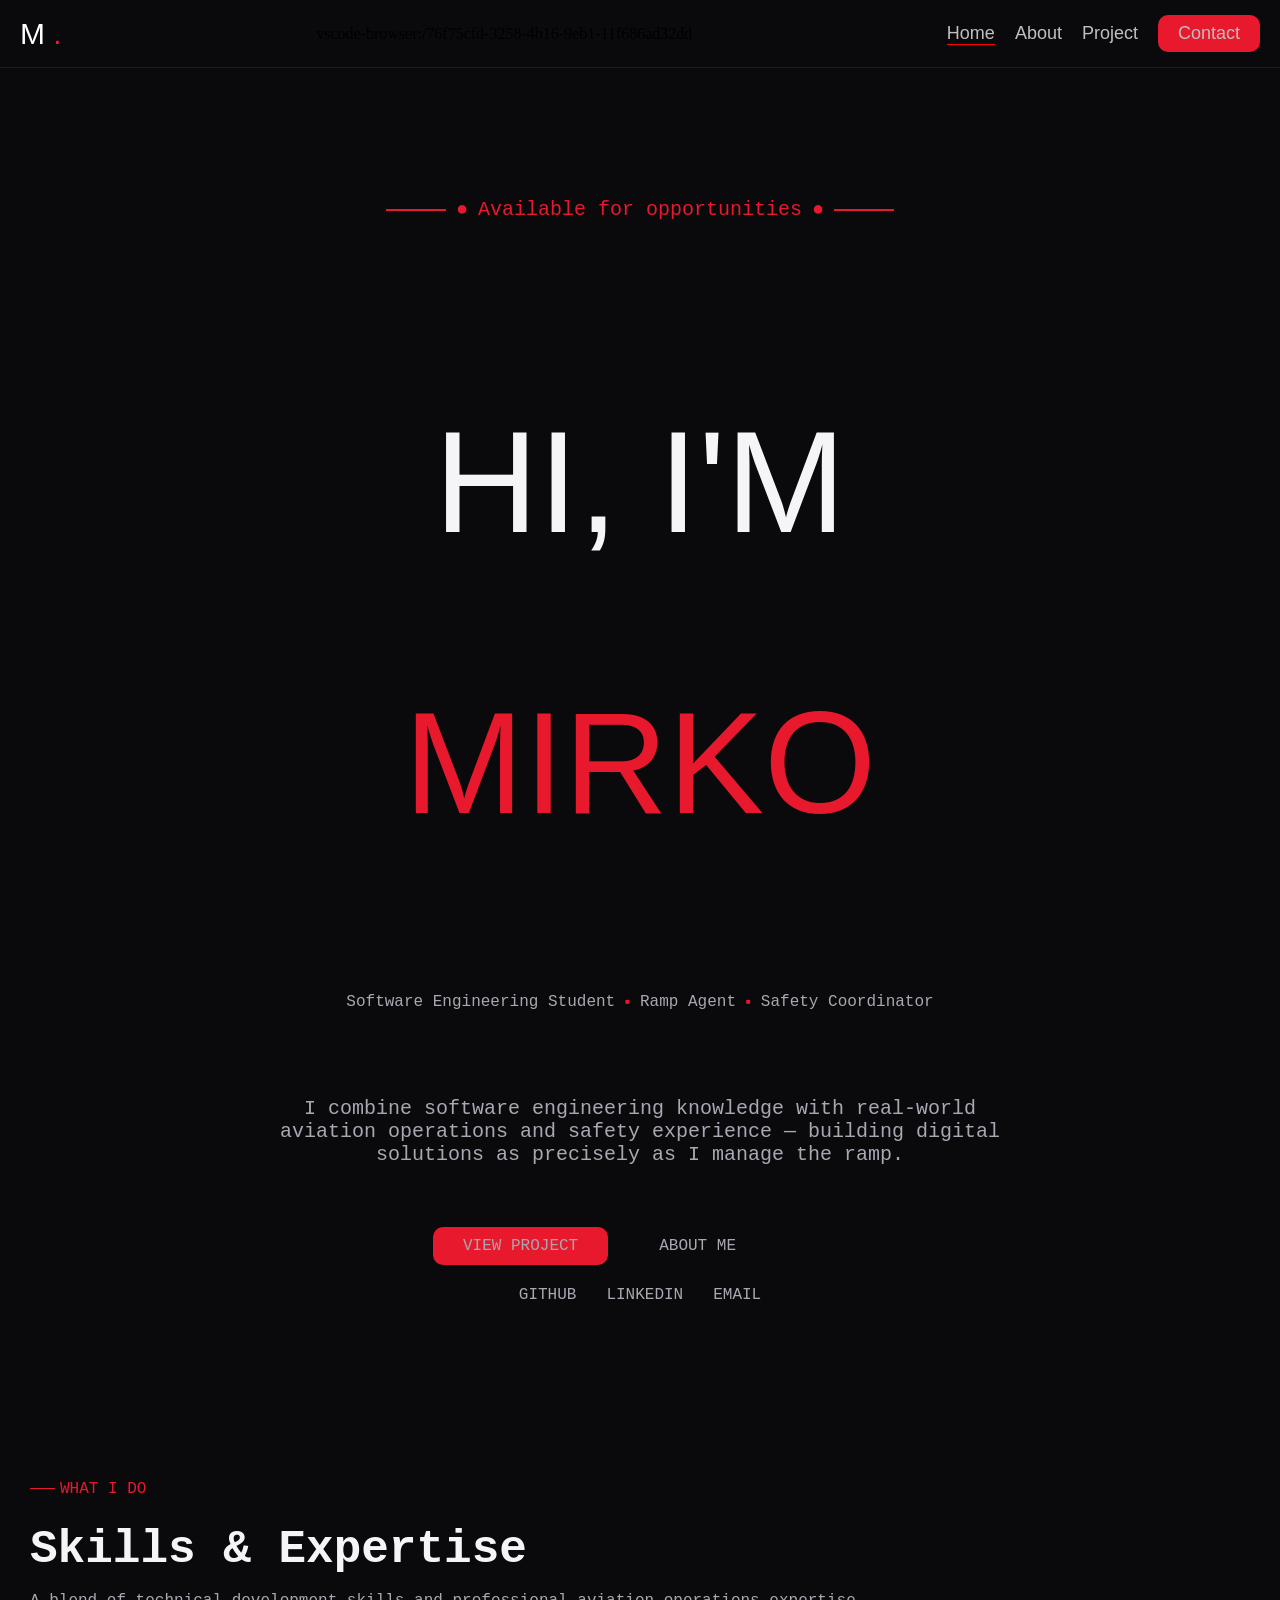
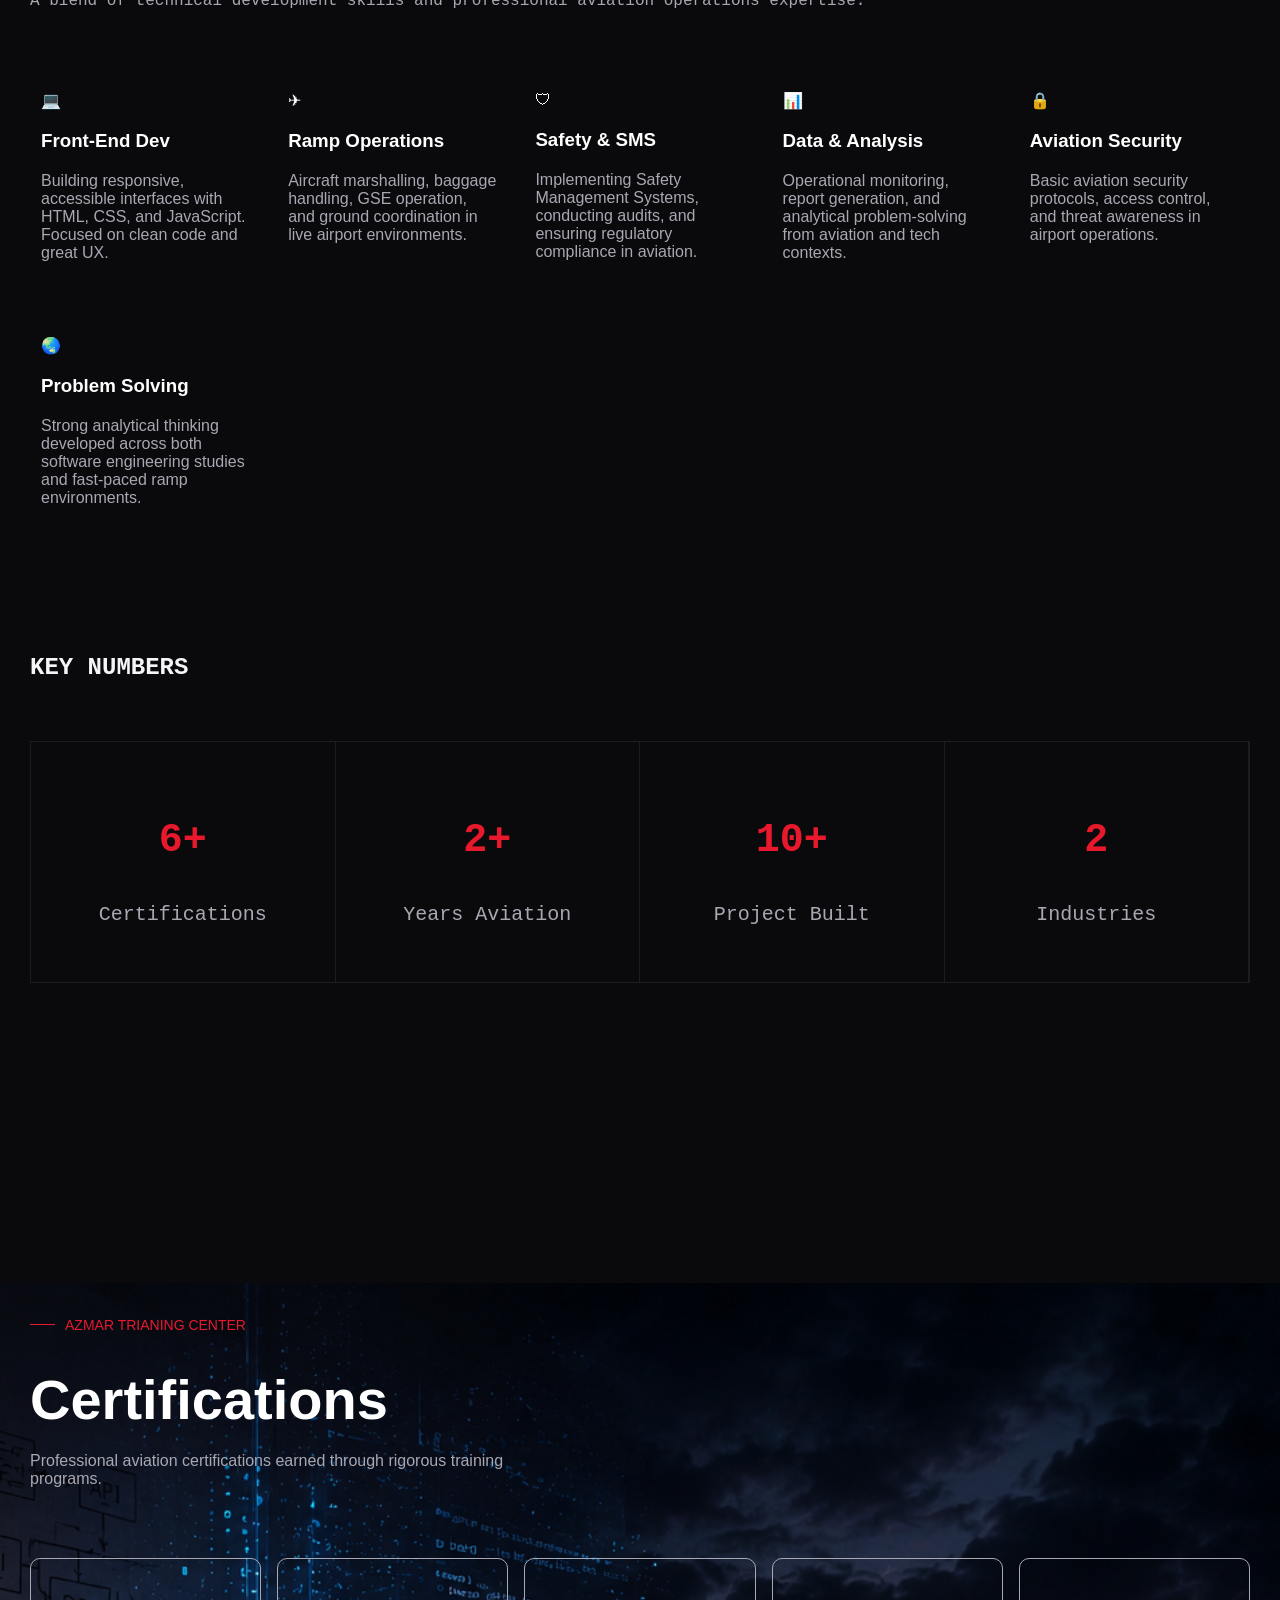
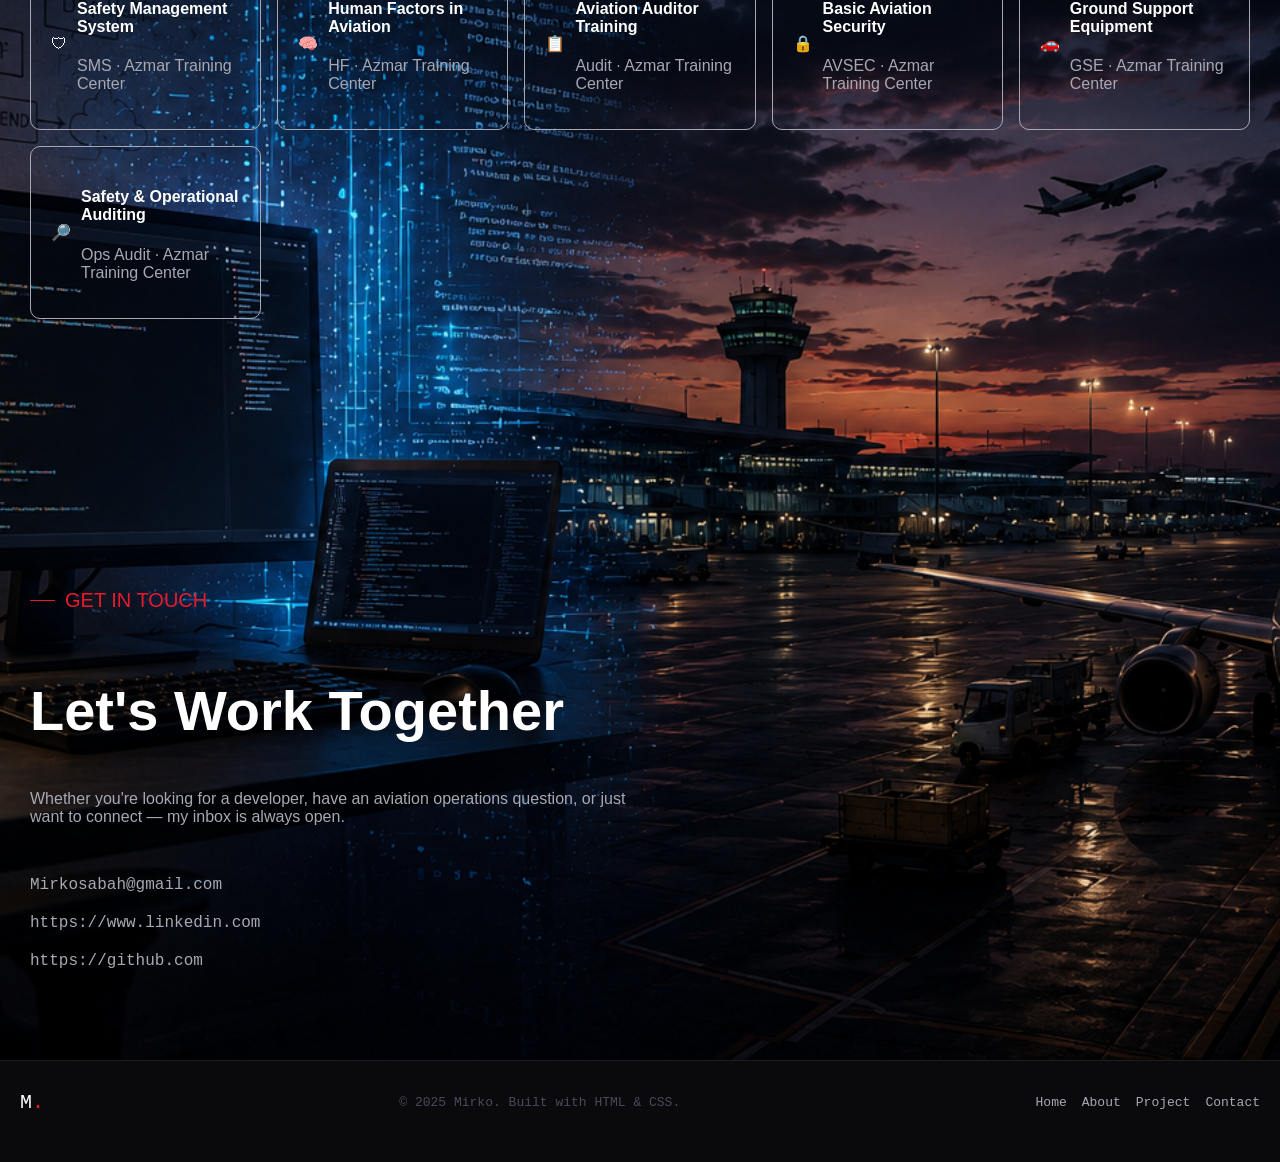
<file: index.html>
<!doctype html>
<html lang="en">
  <head>
    <meta charset="UTF-8" />
    <meta name="viewport" content="width=device-width, initial-scale=1.0" />
    <title>Document</title>
    <link rel="stylesheet" href="./style/style.css" />

    <link rel="preconnect" href="https://fonts.googleapis.com" />
    <link rel="preconnect" href="https://fonts.gstatic.com" crossorigin />
  </head>
  <body>
    <nav>
      <div id="nav_left">
        <div>
          <a style="color: white" id="logo" href="./index.html">M</a>
          <span id="logo_dot" style="">.</span>
        </div>
      </div>vscode-browser:/76f75cfd-3258-4b16-9eb1-11f686ad32dd
      <div id="nav_right">
        <a id="home_btn" href="./index.html">Home</a>
        <a id="about_btn" href="./about.html">About</a>
        <a id="projects_btn" href="./project.html">Project</a>
        <a id="contact_btn" href="#contact">Contact</a>
      </div>
    </nav>

    <section id="hero">
      <div id="hero_header">
        <div class="hero_header_line"></div>
        <span>&#9679;</span>
        <p>Available for opportunities</p>
        <span>&#9679;</span>
        <div class="hero_header_line"></div>
      </div>
      <div id="hero_main">
        <p id="hi_p">HI, I'M</p>
        <p id="mirko_hero">MIRKO</p>
      </div>

      <div id="hero_content">
        <div id="postion">
          <p>Software Engineering Student</p>
          <span class="hero_content_span">■</span>
          <p>Ramp Agent</p>
          <span class="hero_content_span">■</span>
          <p>Safety Coordinator</p>
        </div>
        <div id="intro">
          <p style="width: 60%">
            I combine software engineering knowledge with real-world aviation
            operations and safety experience — building digital solutions as
            precisely as I manage the ramp.
          </p>
        </div>
        <div id="hero_actions">
          <a id="hero_project_btn" href="">VIEW PROJECT</a>
          <a id="aboutme_hero_btn" href="">ABOUT ME</a>
          <a href=""></a>
        </div>

        <div id="hero_social">
          <a href="">GITHUB</a>
          <a href="">LINKEDIN</a>
          <a href="">EMAIL</a>
        </div>
      </div>
    </section>

    <div id="container">
      <div id="container_header">
        <div>
          <div></div>
          <p>WHAT I DO</p>
        </div>
        <h1>Skills & Expertise</h1>
        <p>
          A blend of technical development skills and professional aviation
          operations expertise.
        </p>
      </div>

      <div class="container_cards">
        <article class="skill_card">
          <span class="skill-icon">&#128187;</span>
          <h3>Front-End Dev</h3>
          <p>
            Building responsive, accessible interfaces with HTML, CSS, and
            JavaScript. Focused on clean code and great UX.
          </p>
        </article>

        <article class="skill_card">
          <span class="skill-icon">&#9992;</span>
          <h3>Ramp Operations</h3>
          <p>
            Aircraft marshalling, baggage handling, GSE operation, and ground
            coordination in live airport environments.
          </p>
        </article>

        <article class="skill_card">
          <span class="skill-icon">&#128737;</span>
          <h3>Safety &amp; SMS</h3>
          <p>
            Implementing Safety Management Systems, conducting audits, and
            ensuring regulatory compliance in aviation.
          </p>
        </article>

        <article class="skill_card">
          <span class="skill-icon">&#128202;</span>
          <h3>Data &amp; Analysis</h3>
          <p>
            Operational monitoring, report generation, and analytical
            problem-solving from aviation and tech contexts.
          </p>
        </article>

        <article class="skill_card">
          <span class="skill-icon">&#128274;</span>
          <h3>Aviation Security</h3>
          <p>
            Basic aviation security protocols, access control, and threat
            awareness in airport operations.
          </p>
        </article>

        <article class="skill_card">
          <span class="skill-icon">&#127759;</span>
          <h3>Problem Solving</h3>
          <p>
            Strong analytical thinking developed across both software
            engineering studies and fast-paced ramp environments.
          </p>
        </article>
      </div>

      <div id="container_numbers">
        <p>KEY NUMBERS</p>

        <div id="container_numbers_cards">
          <div class="number_card">
            <h3>6+</h3>
            <p>Certifications</p>
          </div>

          <div class="number_card">
            <h3>2+</h3>
            <p>Years Aviation</p>
          </div>

          <div class="number_card">
            <h3>10+</h3>
            <p>Project Built</p>
          </div>

          <div class="number_card">
            <h3>2</h3>
            <p>Industries</p>
          </div>
        </div>
      </div>
    </div>
    <section id="azmar">
      <div id="azmar_header">
        <div></div>
        <p>AZMAR TRIANING CENTER</p>
      </div>
      <h1>Certifications</h1>
      <p>
        Professional aviation certifications earned through rigorous training
        programs.
      </p>

      <div class="container_cards">
        <article class="cert_card">
          <span class="cert-icon" aria-hidden="true">🛡</span>
          <div class="cert-info">
            <h4>Safety Management System</h4>
            <p>SMS · Azmar Training Center</p>
          </div>
        </article>

        <article class="cert_card">
          <span class="cert-icon" aria-hidden="true">🧠</span>
          <div class="cert-info">
            <h4>Human Factors in Aviation</h4>
            <p>HF · Azmar Training Center</p>
          </div>
        </article>

        <article class="cert_card">
          <span class="cert-icon" aria-hidden="true">📋</span>
          <div class="cert-info">
            <h4>Aviation Auditor Training</h4>
            <p>Audit · Azmar Training Center</p>
          </div>
        </article>

        <article class="cert_card">
          <span class="cert-icon" aria-hidden="true">🔒</span>
          <div class="cert-info">
            <h4>Basic Aviation Security</h4>
            <p>AVSEC · Azmar Training Center</p>
          </div>
        </article>

        <article class="cert_card">
          <span class="cert-icon" aria-hidden="true">🚗</span>
          <div class="cert-info">
            <h4>Ground Support Equipment</h4>
            <p>GSE · Azmar Training Center</p>
          </div>
        </article>

        <article class="cert_card">
          <span class="cert-icon" aria-hidden="true">🔎</span>
          <div class="cert-info">
            <h4>Safety &amp; Operational Auditing</h4>
            <p>Ops Audit · Azmar Training Center</p>
          </div>
        </article>
      </div>

      <div id="contact">
        <div id="header_contact">
          <div></div>
          <p>GET IN TOUCH</p>
        </div>
        <h1>Let's Work Together</h1>
        <p>
          Whether you're looking for a developer, have an aviation operations
          question, or just want to connect — my inbox is always open.
        </p>

        <div id="contact_link">
            <a href="">Mirkosabah@gmail.com</a>
            <a href="https://www.linkedin.com/in/mirko-sabah-85b458353/">https://www.linkedin.com</a>
            <a href="https://github.com/mirkosabah" target="_blank">https://github.com</a>
            <a href=""></a>
        </div>
      </div>
    </section>

    <footer>
        <div id="left"><a href="">M<span>.</span></a></div>
        <div id="center">© 2025 Mirko. Built with HTML & CSS.</div>
        <div id="right">
            <a href="./index.html">Home</a>
            <a href="./about.html">About</a>
            <a href="./project.html">Project</a>
            <a href="#contact">Contact</a>
        </div>
    </footer>
  </body>
</html>
</file>
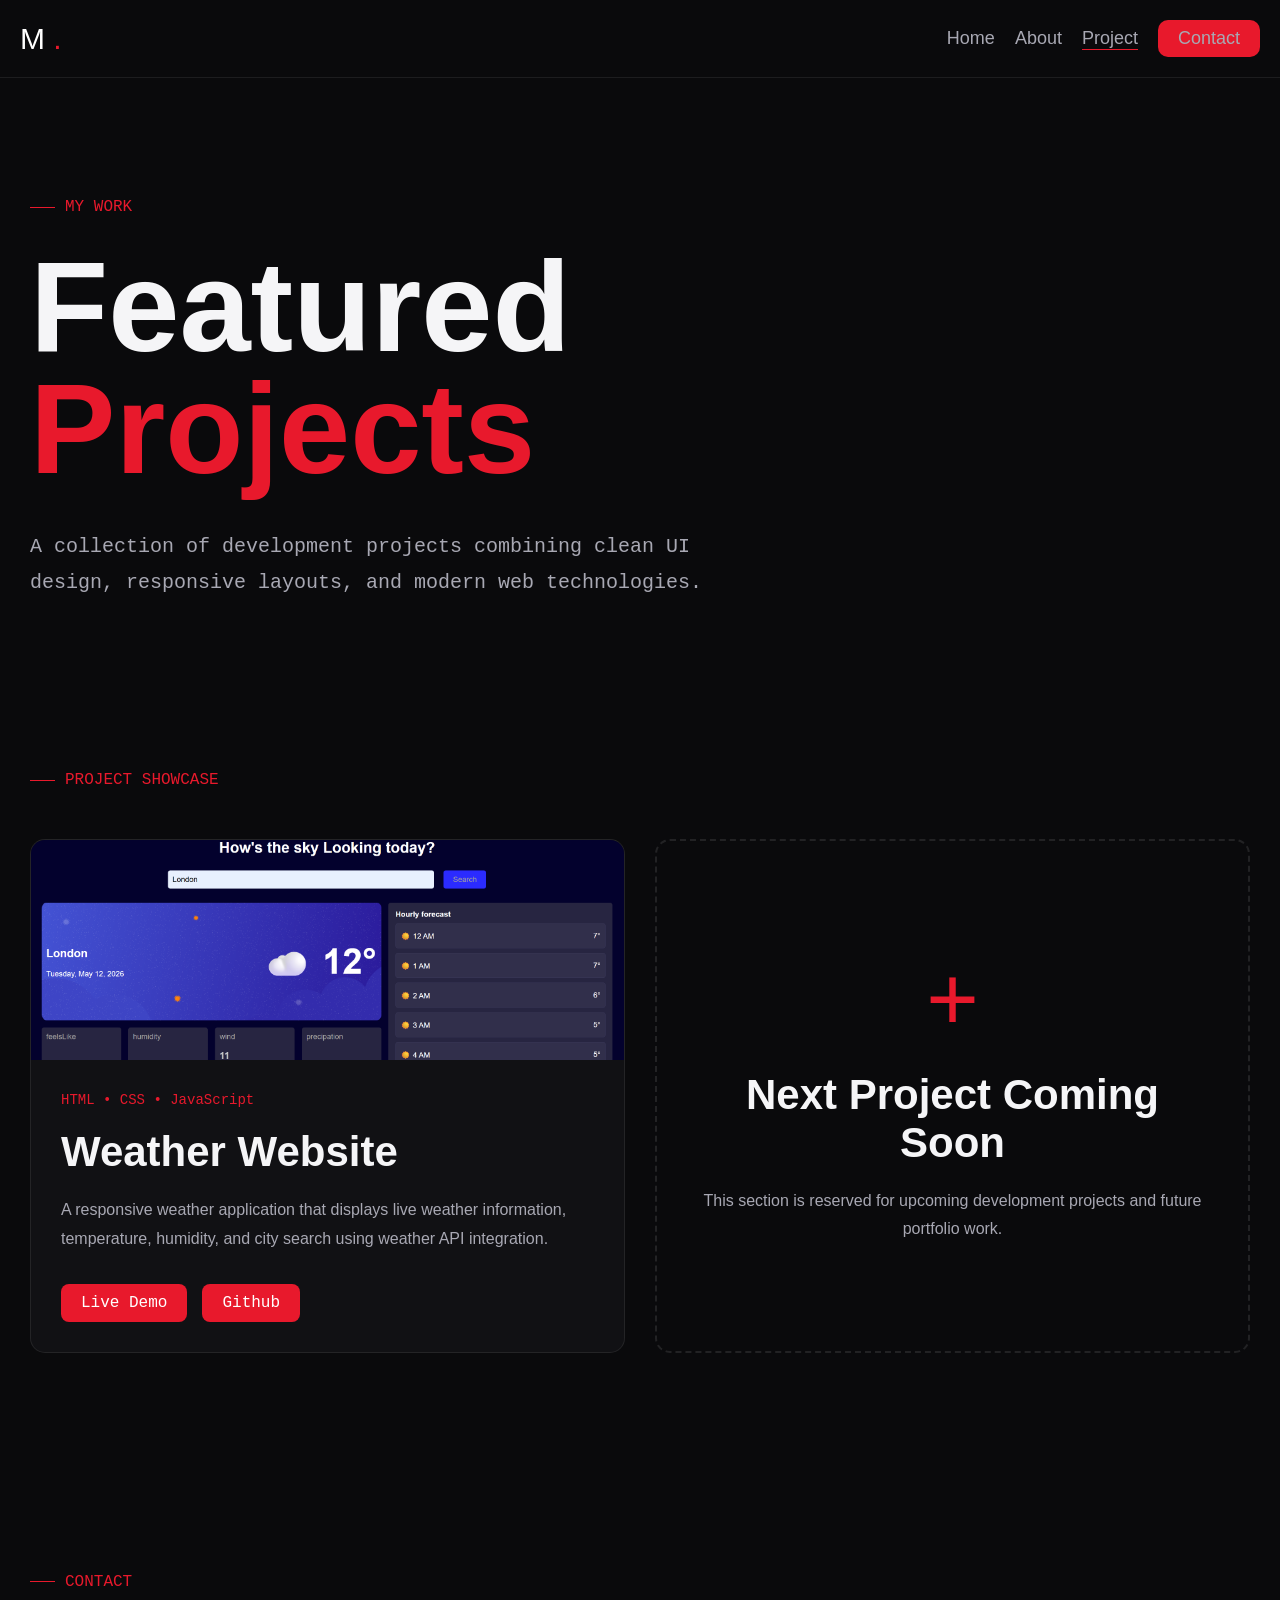
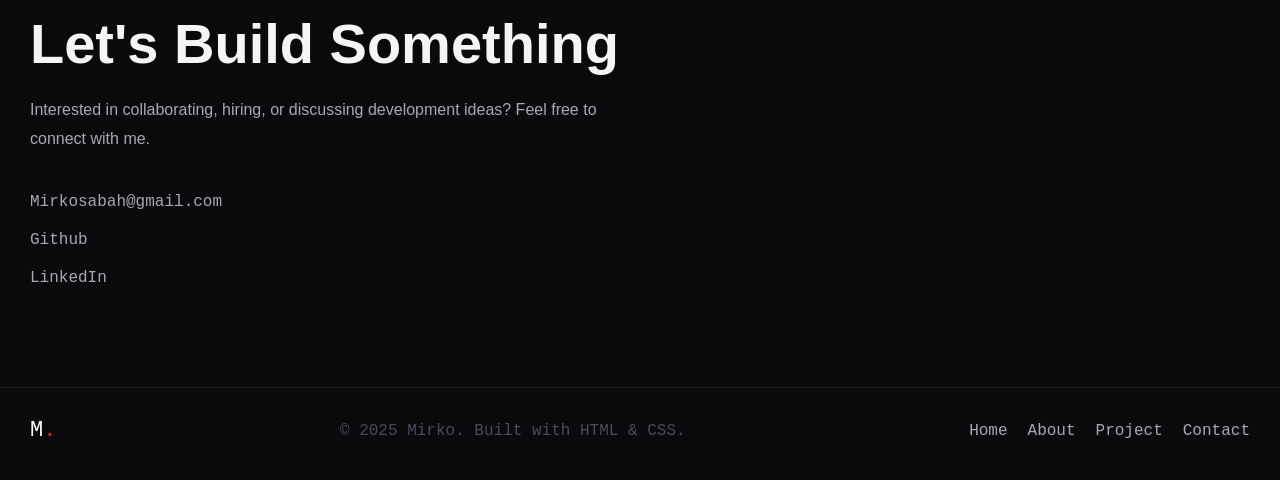
<file: project.html>
<!DOCTYPE html>
<html lang="en">
  <head>
    <meta charset="UTF-8" />
    <meta name="viewport" content="width=device-width, initial-scale=1.0" />
    <title>Projects | Mirko</title>

    <link rel="stylesheet" href="./style/project.css" />

    <link rel="preconnect" href="https://fonts.googleapis.com" />
    <link rel="preconnect" href="https://fonts.gstatic.com" crossorigin />
  </head>

  <body>

    <nav>
      <div id="nav_left">
        <div>
          <a style="color: white" href="./index.html">M</a>
          <span id="logo_dot">.</span>
        </div>
      </div>

      <div id="nav_right">
        <a href="./index.html">Home</a>
        <a href="./about.html">About</a>
        <a id="project_btn" href="./projects.html">Project</a>
        <a id="contact_btn" href="#contact">Contact</a>
      </div>
    </nav>


    <section id="project_hero">
      <div id="project_header">
        <div></div>
        <p>MY WORK</p>
      </div>

      <h1>
        Featured <br />
        <span>Projects</span>
      </h1>

      <p id="project_intro">
        A collection of development projects combining clean UI design,
        responsive layouts, and modern web technologies.
      </p>
    </section>


    <section id="projects_container">
      <div class="section_header">
        <div></div>
        <p>PROJECT SHOWCASE</p>
      </div>

      <div id="project_cards">


        <article class="project_card">
          <div class="project_img">
            <img
              src="./images/weather.png"
              alt="Weather Website"
            />
          </div>

          <div class="project_content">
            <span class="project_tag">HTML • CSS • JavaScript</span>

            <h2>Weather Website</h2>

            <p>
              A responsive weather application that displays live weather
              information, temperature, humidity, and city search using weather
              API integration.
            </p>

            <div class="project_actions">
              <a href="">Live Demo</a>
              <a href="https://github.com/mirkosabah/weather-app-main">Github</a>
            </div>
          </div>
        </article>


        <article class="project_card empty_card">
          <div class="empty_content">
            <span>+</span>

            <h2>Next Project Coming Soon</h2>

            <p>
              This section is reserved for upcoming development projects and
              future portfolio work.
            </p>
          </div>
        </article>

      </div>
    </section>


    <section id="contact">
      <div class="section_header">
        <div></div>
        <p>CONTACT</p>
      </div>

      <h1>Let's Build Something</h1>

      <p id="contact_text">
        Interested in collaborating, hiring, or discussing development ideas?
        Feel free to connect with me.
      </p>

      <div id="contact_links">
        <a href="mailto:Mirkosabah@gmail.com">
          Mirkosabah@gmail.com
        </a>

        <a
          href="https://github.com/mirkosabah"
          target="_blank"
        >
          Github
        </a>

        <a
          href="https://www.linkedin.com/in/mirko-sabah-85b458353/"
          target="_blank"
        >
          LinkedIn
        </a>
      </div>
    </section>


    <footer>
      <div id="left">
        <a href="">M<span>.</span></a>
      </div>

      <div id="center">
        © 2025 Mirko. Built with HTML & CSS.
      </div>

      <div id="right">
        <a href="./index.html">Home</a>
        <a href="./about.html">About</a>
        <a href="./projects.html">Project</a>
        <a href="#contact">Contact</a>
      </div>
    </footer>
  </body>
</html>
</file>
<file: style/style.css>
:root {
    --bg-primary: #0a0a0c;
    --bg-secondary: #111114;
    --border: rgba(255, 255, 255, 0.08);
    --red: #e8192c;
    --red-dim: #b01020;
    --red-glow: rgba(232, 25, 44, 0.25);
    --font-display: 'Bebas Neue', sans-serif;
    --font-body: 'DM Sans', sans-serif;
    --font-mono: 'JetBrains Mono', monospace;
    --white: #f5f5f7;
    --gray-light: #a8a8b3;
    --gray-mid: #4a4a5a;
    --gray-dark:
}

html {
    scroll-behavior: smooth;
}

body {
    background-color: var(--bg-primary);
    margin: 0;
    overflow-x: hidden;
}

* {
    box-sizing: border-box;
}

a {
    text-decoration: none;
}

nav {
    display: flex;
    justify-content: space-between;
    background: var(--bg-primary);
    height: 68px;
    align-items: center;
    padding: 0 20px;
    backdrop-filter: blur(20px);
    border-bottom: 1px solid var(--border);

}

#nav_left {
    font-family: var(--font-display);
    font-size: 30px;
}

#nav_left span {

    color: var(--red);
}

#nav_right {
    display: flex;
    align-items: center;
    justify-content: center;
    gap: 20px;
}

#nav_right a {
    position: relative;
    font-family: var(--font-display);

    font-size: 18px;
    color: rgb(192, 192, 192);
}

#home_btn {

    border-bottom: 1px solid red;
}

#nav_right a::after {
    content: '';
    position: absolute;
    bottom: -4px;
    left: 0;
    width: 0;
    height: 1px;
    background: var(--red);
    transition: width var(--transition);
}

#nav_right a:hover,
#nav-links a.active {
    color: var(--white);
}

#nav-links a:hover::after,
#nav-links a.active::after {
    width: 100%;
}

#contact_btn {
    background-color: var(--red);
    padding: 8px 20px;
    border-radius: 10px;
}

#contact_btn:hover {
    background-color: #bd091b;
}

#hero {
    background-color: var(--bg-primary);
    padding: 80px 20px;
    font-family: var(--font-mono);

    display: flex;
    align-items: center;
    justify-content: center;
    flex-direction: column;

    min-height: 100vh;
}

#hero_header {
    display: flex;
    justify-content: center;
    align-items: center;
    padding: 30px 20px;
    font-size: 20px;
    gap: 10px;
}

.hero_header_line {
    width: 60px;
    height: 2px;
    background-color: var(--red);
}

#hero_header * {
    color: var(--red);

}

#hero_main {
    font-family: var(--font-display);
    font-size: clamp(4rem, 12vw, 9rem);
    text-align: center;
    line-height: 0.95;

}

#hi_p {
    color: var(--white);
}

#mirko_hero {
    color: var(--red);
}

#postion {
    color: var(--gray-light);
    font-family: var(--font-mono);
    display: flex;
    justify-content: center;
    align-items: center;
    gap: 10px;
}

.hero_content_span {
    font-size: 8px;
    color: var(--red);
}

#intro {
    margin-top: 50px;
    color: var(--gray-light);
    text-align: center;
    display: flex;
    justify-content: center;
    font-size: 20px;
}

#hero_actions {
    display: flex;
    justify-content: center;
    align-items: center;
    flex-wrap: wrap;
    margin-top: 40px;
    gap: 20px;
}

#hero_actions * {
    padding: 10px 30px;
    border-radius: 10px;

}

#hero_project_btn {
    background-color: var(--red);
    color: var(--gray-light);
    transition: all 0.5s;
}

#hero_project_btn:hover {
    transform: translateY(-5px);
    background-color: var(--red-dim);
    color: var(--white);


}

#aboutme_hero_btn {
    color: var(--gray-light);
    border: 1px solid var(--bg-primary);
    transition: all 0.5s;


}

#aboutme_hero_btn:hover {
    transform: translateY(-5px);
    color: var(--red);
    border: 1px solid var(--red);
}


#hero_social {
    margin-top: 20px;
    display: flex;
    align-content: center;
    align-items: center;
    justify-content: center;
    gap: 30PX;
}

#hero_social a {
    color: var(--gray-light);

}

#hero_social a:hover {
    transition: all 0.5s;
    color: var(--red);
}

#container {
    margin-top: 80px;
    background-color: var(--bg-primary);
    padding: 0 30px;
    font-family: var(--font-mono);

}

#container_header>div {
    display: flex;
    flex-direction: row;
    align-items: center;
    gap: 5px;
}

#container_header>div>div {
    width: 25px;
    background-color: var(--red);
    height: 1px;
}

#container_header>div>p {
    color: var(--red);
}

#container_header h1 {
    margin: 10px 0;
    font-size: 46px;
    color: var(--white);
}

#container_header p {
    color: var(--gray-light);
}

.container_cards {
    display: grid;
    grid-template-columns: repeat(auto-fit, minmax(200px, 1fr));
    gap: 16px;
    margin-top: 70px;
    font-family: var(--font-display);
    color: white;


}

.container_cards h3 {
    margin: 20px 0;
}

.container_cards p {
    color: var(--gray-light);
}

.skill_card {
    border: 1px solid var(--bg-primary);
    margin-bottom: 20px;
    padding: 10px;
    transition: all 0.8s;
}

.skill_card:hover {
    transform: translateY(-10px);
    border: 0.5px solid var(--red-dim);
    border-top: 3px solid var(--red);
    border-radius: 10px;
}

#container_numbers {
    margin-top: 100PX;
}

#container_numbers>p {
    color: var(--white);
    font-size: 24PX;
    font-weight: 700;
}

#container_numbers_cards {
    display: grid;
    grid-template-columns: repeat(auto-fit, minmax(150px, 1fr));
    gap: 0;
    background: var(--bg-card);
    border: 1px solid var(--border);
    border-radius: var(--radius-md);
    overflow: hidden;
    margin-top: 60px;

}

.number_card {
    padding: 36px 24px;
    text-align: center;
    border-right: 1px solid var(--border);
    transition: all 0.3s;
}

.number_card:hover {
    background-color: var(--bg-secondary);

}

.number_card h3 {
    color: var(--red);
    font-size: 40px;
}

.number_card>p {
    margin-top: 20px;
    color: var(--gray-light);
    font-size: 20px;
}


#azmar {
    padding: 20px 30px;
    background-color: var(--bg-primary);
    margin-top: 300px;
    font-family: var(--font-body);
    background-image: url("../images/aviation_codes.png");
    background-size: cover;
    background-position: center;
    background-repeat: no-repeat;

}

#azmar_header {
    font-size: 14px;
    color: var(--red);
    display: flex;
    align-content: center;
    align-items: center;
    gap: 10px;
}

#azmar_header>div {
    width: 25px;
    background-color: var(--red);
    height: 1px;
}

#azmar>h1 {
    color: white;
    font-size: 56px;
    margin: 20px 0;
}

#azmar>p {
    width: 40%;
    color: var(--gray-light);
}

.cert_card {
    padding: 20px;
    display: flex;
    gap: 10px;
    border: 0.5px solid var(--gray-light);
    border-radius: 10px;
    transition: all 0.5s;
    justify-content: center;
    align-items: center;
}

.cert_card:hover {
    border: 0.5px solid var(--red-dim);
    transform: translateY(-10px);
    background-color: rgba(128, 128, 128, 0.377);
}

.cert_card p {
    transition: all 0.5s;

}

.cert_card:hover p {
    color: white;
}

#contact {
    margin-top: 250PX;
    font-family: var(--font-display);
}

#header_contact {
    display: flex;
    align-items: center;
    gap: 10px;
}

#header_contact>div {
    width: 25PX;
    height: 1px;
    background-color: var(--red);
}

#header_contact>p {
    color: var(--red);
    font-size: 20px;
}

#contact h1 {
    color: white;
    font-size: 56px;
}

#contact>p {
    width: 50%;
    color: var(--gray-light);
}

#contact_link {
    margin: 50px 0;
    display: flex;
    flex-direction: column;
    gap: 20px;

}

#contact_link a {
    font-family: var(--font-mono);
    color: var(--gray-light);
    word-break: break-word;
    transition: all 0.5s;
}

#contact_link a:hover {
    color: var(--red);
}

footer {
    font-family: var(--font-mono);
    display: flex;
    align-items: center;
    justify-content: space-between;
    padding: 30px 20px;
    border-top: 1px solid var(--border);
}

#right {
    display: flex;
    gap: 15px;
}

#right a {
    color: var(--gray-light);
    font-size: 13px;
    transition: all 0.5s;
}

#right a:hover {
    color: var(--red);
    font-size: 13px;
}

#center {
    font-size: 13px;
    color: var(--gray-mid);
}

#left a {
    font-size: 20px;
    color: white;
}

#left a span {
    color: var(--red);
}

@media (max-width: 768px) {
    nav {
        flex-direction: column;
        height: auto;
        padding: 20px;
        gap: 20px;
    }

    #nav_right {
        flex-wrap: wrap;
        justify-content: center;
    }

    #hero_actions {
        flex-direction: column;
        align-items: center;
    }

    #postion {
        color: var(--gray-light);
        font-family: var(--font-mono);

        display: flex;
        justify-content: center;
        align-items: center;

        gap: 10px;
        flex-wrap: wrap;
        text-align: center;
    }

    #intro p {
        width: 100% !important;
    }

    #azmar>p,
    #conatct>p {
        width: 100%;
    }

    #container_header h1,
    #azmar h1,
    #conatct h1 {
        font-size: 38px;
    }

    footer {
        flex-direction: column;
        gap: 20px;
    }
}
</file>
<file: style/project.css>
:root {
    --bg-primary: #0a0a0c;
    --bg-secondary: #111114;
    --border: rgba(255, 255, 255, 0.08);

    --red: #e8192c;
    --red-dim: #b01020;
    --red-glow: rgba(232, 25, 44, 0.25);

    --white: #f5f5f7;
    --gray-light: #a8a8b3;
    --gray-mid: #4a4a5a;

    --font-display: 'Bebas Neue', sans-serif;
    --font-body: 'DM Sans', sans-serif;
    --font-mono: 'JetBrains Mono', monospace;
}

* {
    margin: 0;
    padding: 0;
    box-sizing: border-box;
}

html {
    scroll-behavior: smooth;
}

body {
    background-color: var(--bg-primary);
    overflow-x: hidden;
}

a {
    text-decoration: none;
}

/* ================= NAV ================= */

nav {
    display: flex;
    justify-content: space-between;
    align-items: center;

    padding: 20px;

    border-bottom: 1px solid var(--border);
}

#nav_left {
    font-family: var(--font-display);
    font-size: 30px;
}

#logo_dot {
    color: var(--red);
}

#nav_right {
    display: flex;
    gap: 20px;
    display: flex;
    justify-content: space-between;
    align-items: center;
}

#nav_right a {
    color: var(--gray-light);

    font-family: var(--font-display);
    font-size: 18px;

    transition: all 0.3s ease;
}

#nav_right a:hover {
    color: var(--white);
}

#project_btn {
    border-bottom: 1px solid var(--red);
}

#contact_btn {
    background-color: var(--red);

    padding: 8px 20px;

    border-radius: 10px;
}


#project_hero {
    padding: 120px 30px;
}

#project_header {
    display: flex;
    align-items: center;
    gap: 10px;

    color: var(--red);

    font-family: var(--font-mono);
}

#project_header div {
    width: 25px;
    height: 1px;

    background-color: var(--red);
}

#project_hero h1 {
    margin-top: 30px;

    font-size: clamp(4rem, 10vw, 8rem);
    line-height: 0.95;

    color: var(--white);

    font-family: var(--font-display);
}

#project_hero span {
    color: var(--red);
}

#project_intro {
    margin-top: 40px;

    width: 60%;

    color: var(--gray-light);

    line-height: 1.8;

    font-size: 20px;

    font-family: var(--font-mono);
}


.section_header {
    display: flex;
    align-items: center;
    gap: 10px;

    color: var(--red);

    font-family: var(--font-mono);
}

.section_header div {
    width: 25px;
    height: 1px;

    background-color: var(--red);
}


#projects_container {
    padding: 50px 30px 120px;
}

#project_cards {
    display: grid;
    grid-template-columns: repeat(auto-fit, minmax(350px, 1fr));

    gap: 30px;

    margin-top: 50px;
}

.project_card {
    overflow: hidden;

    background-color: var(--bg-secondary);

    border: 1px solid var(--border);
    border-radius: 15px;

    transition: all 0.4s ease;
}

.project_card:hover {
    transform: translateY(-10px);

    border-color: var(--red);
}

.project_img {
    height: 220px;

    overflow: hidden;
}

.project_img img {
    width: 100%;
    height: 100%;

    object-fit: cover;

    transition: all 0.5s ease;
}

.project_card:hover img {
    transform: scale(1.05);
}

.project_content {
    padding: 30px;
}

.project_tag {
    color: var(--red);

    font-size: 14px;

    font-family: var(--font-mono);
}

.project_content h2 {
    margin: 20px 0;

    color: var(--white);

    font-size: 42px;

    font-family: var(--font-display);
}

.project_content p {
    color: var(--gray-light);

    line-height: 1.8;

    font-family: var(--font-body);
}

.project_actions {
    display: flex;
    gap: 15px;

    margin-top: 30px;
}

.project_actions a {
    padding: 10px 20px;

    border-radius: 8px;

    color: white;

    background-color: var(--red);

    font-family: var(--font-mono);

    transition: all 0.3s ease;
}

.project_actions a:hover {
    background-color: var(--red-dim);
}


.empty_card {
    display: flex;
    justify-content: center;
    align-items: center;

    min-height: 500px;

    border: 2px dashed rgba(255,255,255,0.1);

    background: transparent;
}

.empty_content {
    text-align: center;
    padding: 40px;
}

.empty_content span {
    color: var(--red);

    font-size: 90px;

    font-family: var(--font-display);
}

.empty_content h2 {
    margin: 20px 0;

    color: var(--white);

    font-size: 42px;

    font-family: var(--font-display);
}

.empty_content p {
    color: var(--gray-light);

    line-height: 1.8;

    font-family: var(--font-body);
}


#contact {
    padding: 100px 30px;
}

#contact h1 {
    margin-top: 20px;

    color: var(--white);

    font-size: 56px;

    font-family: var(--font-display);
}

#contact_text {
    width: 50%;

    margin-top: 20px;

    color: var(--gray-light);

    line-height: 1.8;

    font-family: var(--font-body);
}

#contact_links {
    display: flex;
    flex-direction: column;

    gap: 20px;

    margin-top: 40px;
}

#contact_links a {
    color: var(--gray-light);

    font-family: var(--font-mono);

    transition: all 0.3s ease;
}

#contact_links a:hover {
    color: var(--red);
}


footer {
    display: flex;
    justify-content: space-between;
    align-items: center;

    padding: 30px;

    border-top: 1px solid var(--border);

    font-family: var(--font-mono);
}

#left a {
    color: white;
    font-size: 22px;
}

#left span {
    color: var(--red);
}

#center {
    color: var(--gray-mid);
}

#right {
    display: flex;
    gap: 20px;
}

#right a {
    color: var(--gray-light);

    transition: all 0.3s ease;
}

#right a:hover {
    color: var(--red);
}


@media (max-width: 768px) {

    nav {
        flex-direction: column;
        gap: 20px;
    }

    #project_intro,
    #contact_text {
        width: 100%;
    }

    #project_cards {
        grid-template-columns: 1fr;
    }

    footer {
        flex-direction: column;
        gap: 20px;
    }

    #right {
        flex-wrap: wrap;
        justify-content: center;
    }
}
</file>
